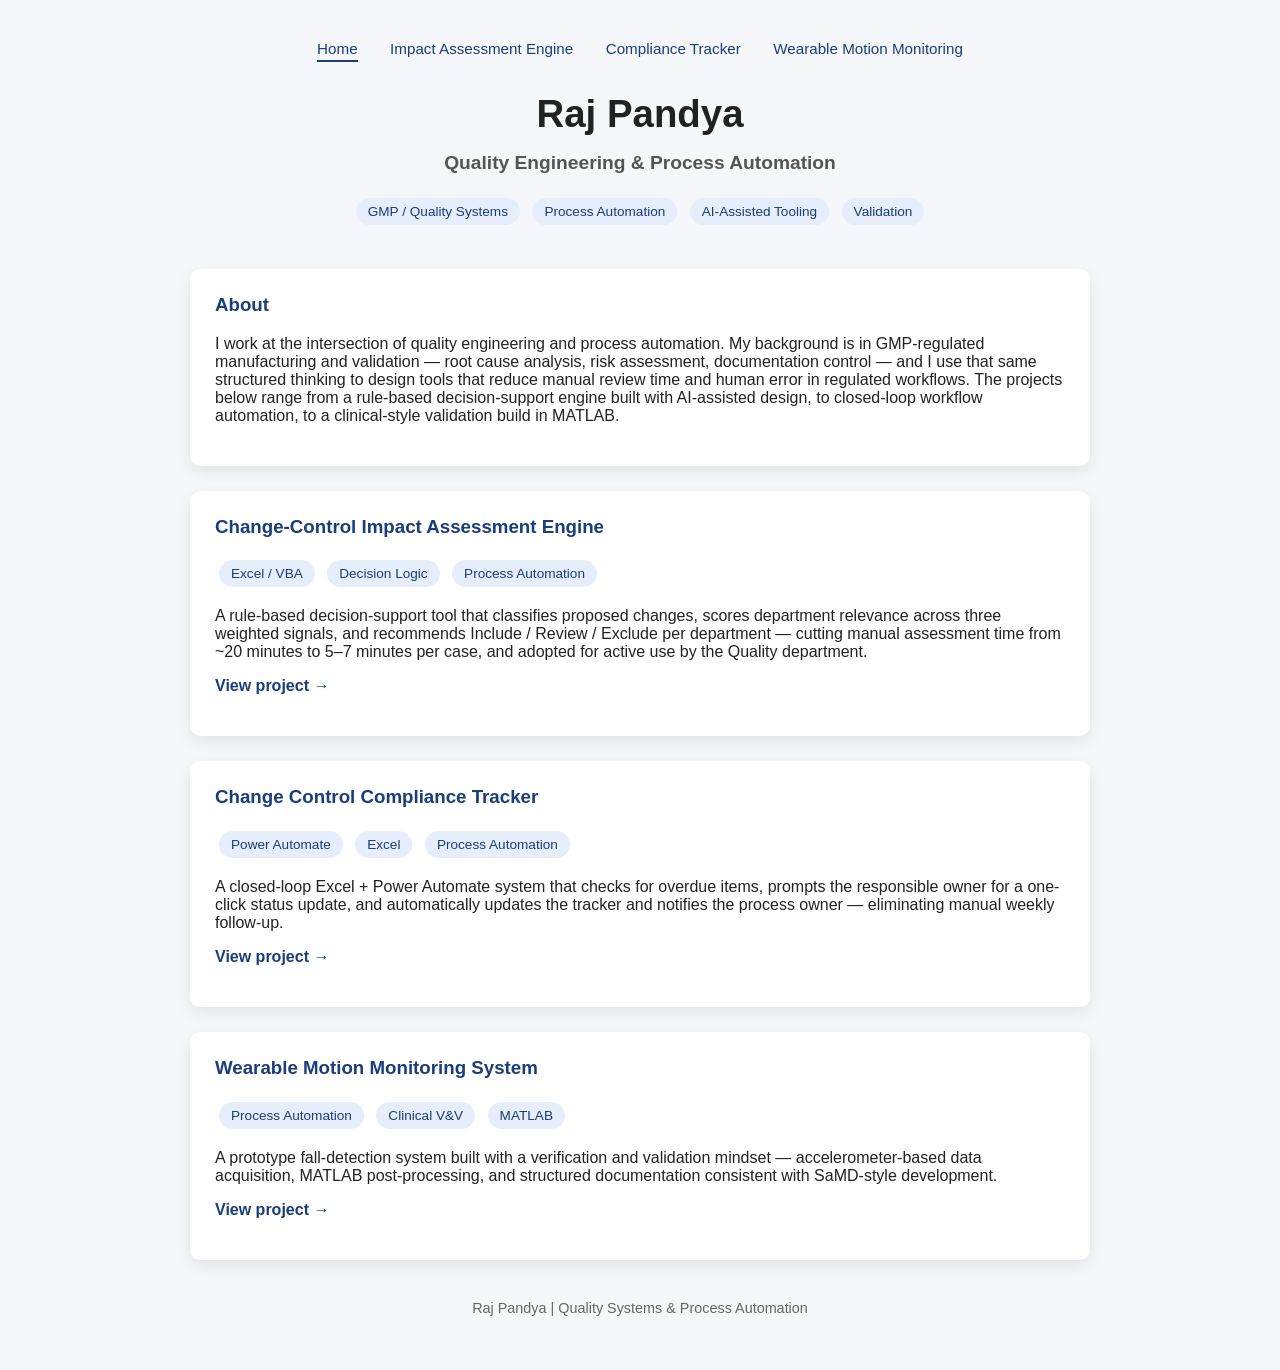
<file: index.html>
<!DOCTYPE html>
<html lang="en">
<head>
  <meta charset="UTF-8" />
  <title>Raj Pandya | Quality Systems & Process Automation</title>
 <link rel="stylesheet" href="style.css">
</head>

<body>
  <div class="container">

    <nav class="site-nav">
      <a href="index.html" class="active">Home</a>
      <a href="impact-assessment-engine.html">Impact Assessment Engine</a>
      <a href="compliance-tracker.html">Compliance Tracker</a>
      <a href="wearable-monitoring.html">Wearable Motion Monitoring</a>
    </nav>

    <header class="hero">
      <h1>Raj Pandya</h1>
      <h2>Quality Engineering &amp; Process Automation</h2>

      <div class="tags">
        <span>GMP / Quality Systems</span>
        <span>Process Automation</span>
        <span>AI-Assisted Tooling</span>
        <span>Validation</span>
      </div>
    </header>

    <section class="card">
      <h3>About</h3>
      <p>
        I work at the intersection of quality engineering and process automation.
        My background is in GMP-regulated manufacturing and validation &mdash; root
        cause analysis, risk assessment, documentation control &mdash; and I use that
        same structured thinking to design tools that reduce manual review time and
        human error in regulated workflows. The projects below range from a rule-based
        decision-support engine built with AI-assisted design, to closed-loop workflow
        automation, to a clinical-style validation build in MATLAB.
      </p>
    </section>

    <section class="card">
      <h3>Change-Control Impact Assessment Engine</h3>
      <div class="tags">
        <span>Excel / VBA</span>
        <span>Decision Logic</span>
        <span>Process Automation</span>
      </div>
      <p>
        A rule-based decision-support tool that classifies proposed changes, scores
        department relevance across three weighted signals, and recommends
        Include / Review / Exclude per department &mdash; cutting manual assessment
        time from ~20 minutes to 5&ndash;7 minutes per case, and adopted for active
        use by the Quality department.
      </p>
      <p><a href="impact-assessment-engine.html">View project &rarr;</a></p>
    </section>

    <section class="card">
      <h3>Change Control Compliance Tracker</h3>
      <div class="tags">
        <span>Power Automate</span>
        <span>Excel</span>
        <span>Process Automation</span>
      </div>
      <p>
        A closed-loop Excel + Power Automate system that checks for overdue items,
        prompts the responsible owner for a one-click status update, and automatically
        updates the tracker and notifies the process owner &mdash; eliminating manual
        weekly follow-up.
      </p>
      <p><a href="compliance-tracker.html">View project &rarr;</a></p>
    </section>

    <section class="card">
      <h3>Wearable Motion Monitoring System</h3>
      <div class="tags">
        <span>Process Automation</span>
        <span>Clinical V&amp;V</span>
        <span>MATLAB</span>
      </div>
      <p>
        A prototype fall-detection system built with a verification and validation
        mindset &mdash; accelerometer-based data acquisition, MATLAB post-processing,
        and structured documentation consistent with SaMD-style development.
      </p>
      <p><a href="wearable-monitoring.html">View project &rarr;</a></p>
    </section>

    <footer>
      <p>Raj Pandya | Quality Systems & Process Automation</p>
    </footer>

  </div>
</body>
</html>
</file>
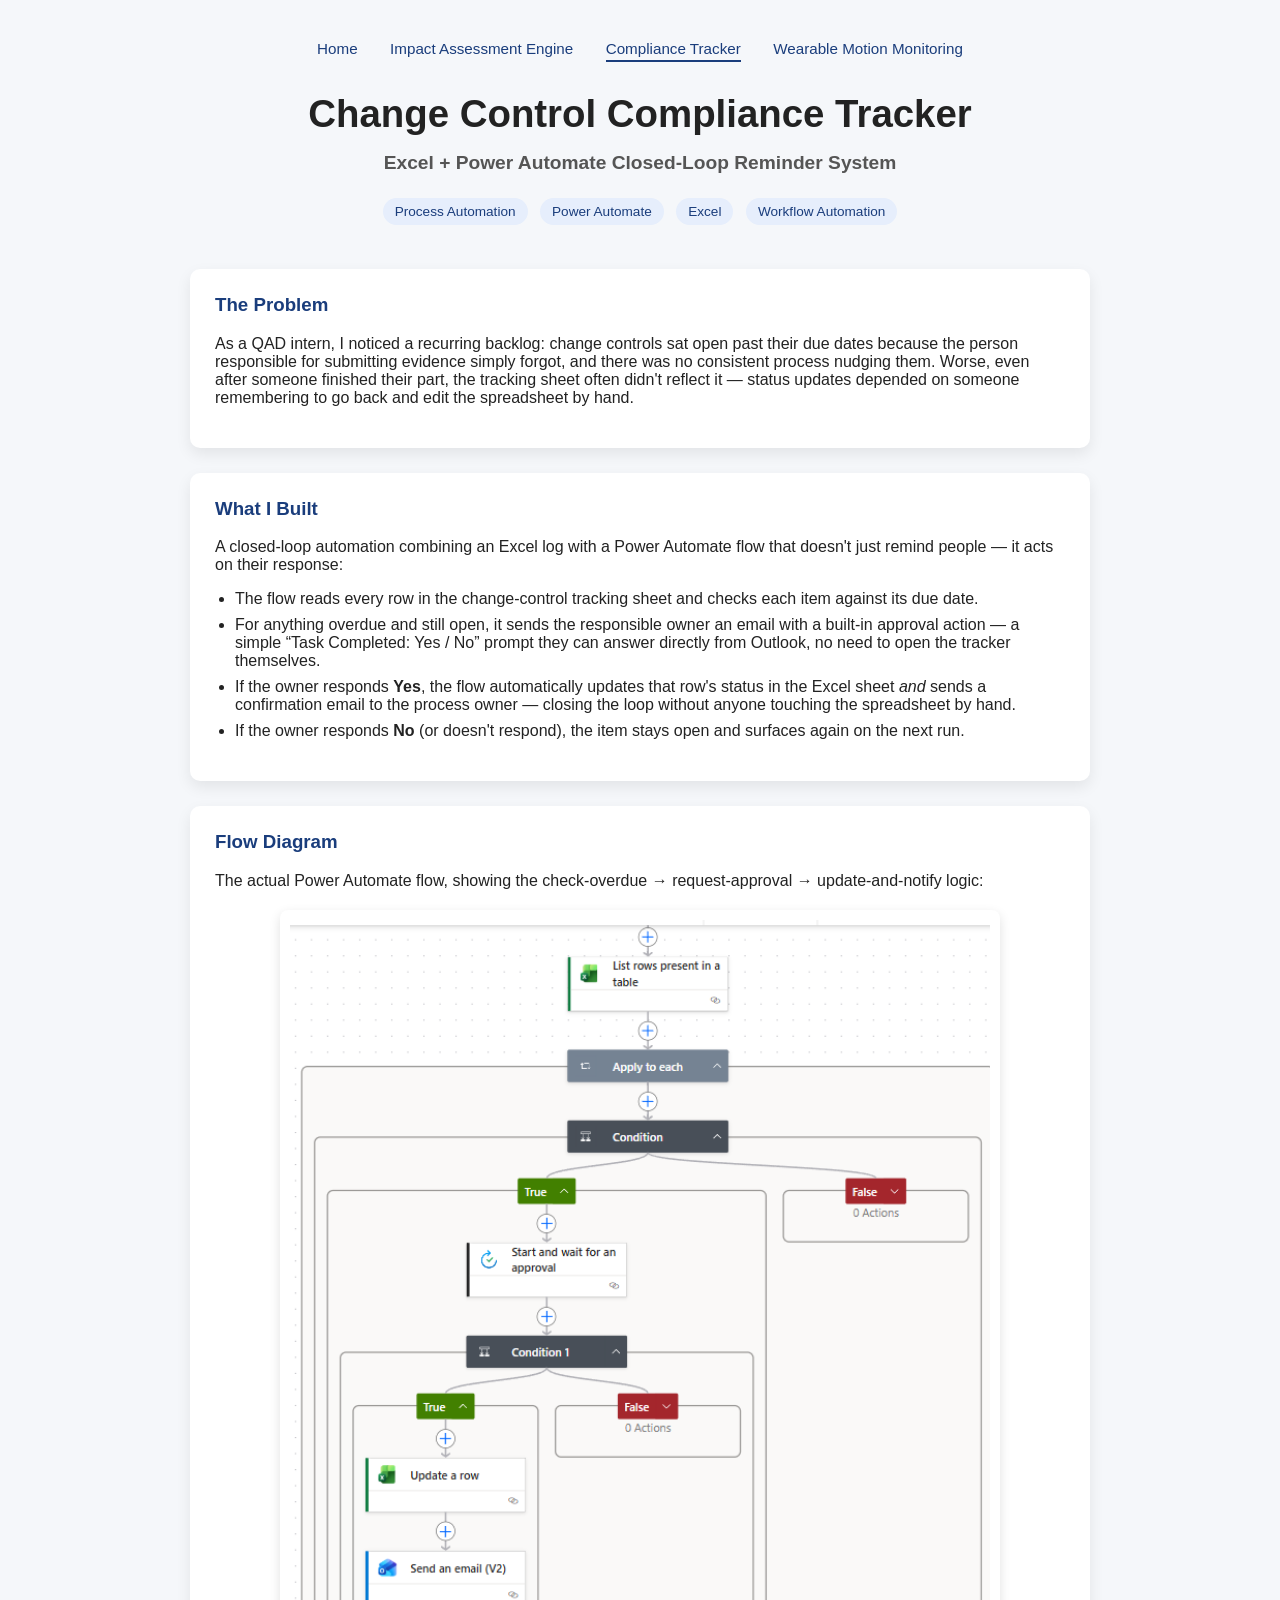
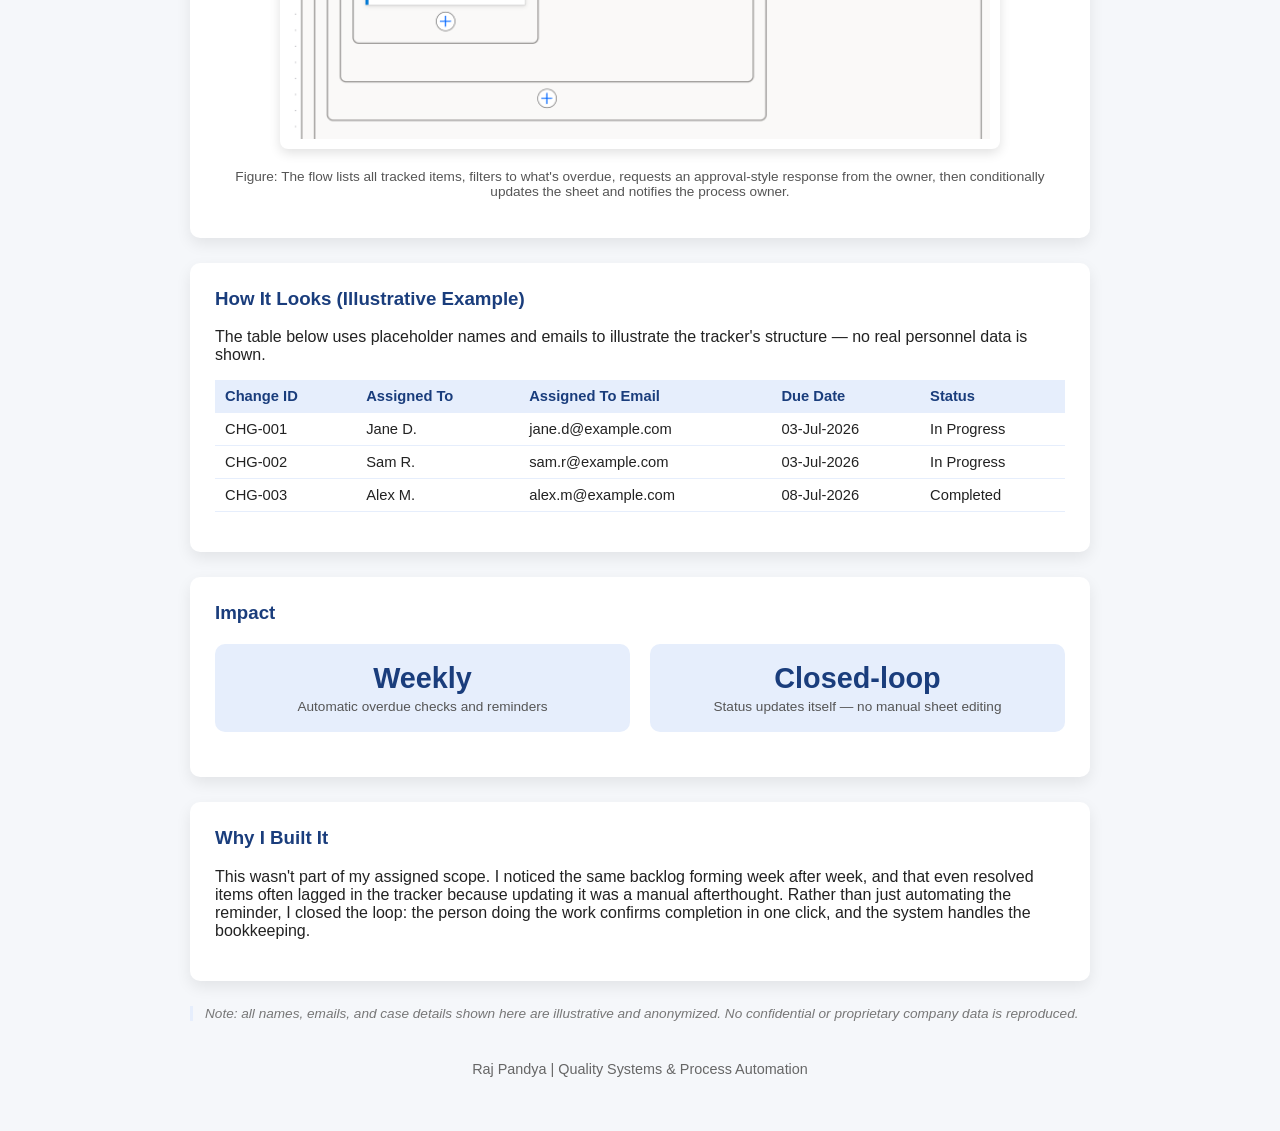
<file: compliance-tracker.html>
<!DOCTYPE html>
<html lang="en">
<head>
  <meta charset="UTF-8" />
  <title>Change Control Compliance Tracker | Raj Pandya</title>
 <link rel="stylesheet" href="style.css">
</head>

<body>
  <div class="container">

    <nav class="site-nav">
      <a href="index.html">Home</a>
      <a href="impact-assessment-engine.html">Impact Assessment Engine</a>
      <a href="compliance-tracker.html" class="active">Compliance Tracker</a>
      <a href="wearable-monitoring.html">Wearable Motion Monitoring</a>
    </nav>

    <header class="hero">
      <h1>Change Control Compliance Tracker</h1>
      <h2>Excel + Power Automate Closed-Loop Reminder System</h2>

      <div class="tags">
        <span>Process Automation</span>
        <span>Power Automate</span>
        <span>Excel</span>
        <span>Workflow Automation</span>
      </div>
    </header>

    <section class="card">
      <h3>The Problem</h3>
      <p>
        As a QAD intern, I noticed a recurring backlog: change controls sat open
        past their due dates because the person responsible for submitting evidence
        simply forgot, and there was no consistent process nudging them. Worse, even
        after someone finished their part, the tracking sheet often didn't reflect it
        &mdash; status updates depended on someone remembering to go back and edit
        the spreadsheet by hand.
      </p>
    </section>

    <section class="card">
      <h3>What I Built</h3>
      <p>
        A closed-loop automation combining an Excel log with a Power Automate flow
        that doesn't just remind people &mdash; it acts on their response:
      </p>
      <ul>
        <li>
          The flow reads every row in the change-control tracking sheet and checks
          each item against its due date.
        </li>
        <li>
          For anything overdue and still open, it sends the responsible owner an
          email with a built-in approval action &mdash; a simple &ldquo;Task
          Completed: Yes / No&rdquo; prompt they can answer directly from Outlook,
          no need to open the tracker themselves.
        </li>
        <li>
          If the owner responds <strong>Yes</strong>, the flow automatically updates
          that row's status in the Excel sheet <em>and</em> sends a confirmation email
          to the process owner &mdash; closing the loop without anyone touching the
          spreadsheet by hand.
        </li>
        <li>
          If the owner responds <strong>No</strong> (or doesn't respond), the item
          stays open and surfaces again on the next run.
        </li>
      </ul>
    </section>

    <section class="card">
      <h3>Flow Diagram</h3>
      <p>
        The actual Power Automate flow, showing the check-overdue &rarr; request-approval
        &rarr; update-and-notify logic:
      </p>
      <img
        src="tracker-flow-diagram.png"
        alt="Power Automate flow diagram showing List rows, Apply to each, Condition for overdue items, Start and wait for an approval, a second condition on the response, then Update a row and Send an email"
        class="project-image"
      />
      <p class="image-caption">
        Figure: The flow lists all tracked items, filters to what's overdue, requests
        an approval-style response from the owner, then conditionally updates the
        sheet and notifies the process owner.
      </p>
    </section>

    <section class="card">
      <h3>How It Looks (Illustrative Example)</h3>
      <p>
        The table below uses placeholder names and emails to illustrate the tracker's
        structure &mdash; no real personnel data is shown.
      </p>
      <table class="impact-table">
        <tr>
          <th>Change ID</th><th>Assigned To</th><th>Assigned To Email</th>
          <th>Due Date</th><th>Status</th>
        </tr>
        <tr><td>CHG-001</td><td>Jane D.</td><td>jane.d@example.com</td><td>03-Jul-2026</td><td>In Progress</td></tr>
        <tr><td>CHG-002</td><td>Sam R.</td><td>sam.r@example.com</td><td>03-Jul-2026</td><td>In Progress</td></tr>
        <tr><td>CHG-003</td><td>Alex M.</td><td>alex.m@example.com</td><td>08-Jul-2026</td><td>Completed</td></tr>
      </table>
    </section>

    <section class="card">
      <h3>Impact</h3>
      <div class="metric-row">
        <div class="metric-box">
          <div class="metric-value">Weekly</div>
          <div class="metric-label">Automatic overdue checks and reminders</div>
        </div>
        <div class="metric-box">
          <div class="metric-value">Closed-loop</div>
          <div class="metric-label">Status updates itself &mdash; no manual sheet editing</div>
        </div>
      </div>
    </section>

    <section class="card">
      <h3>Why I Built It</h3>
      <p>
        This wasn't part of my assigned scope. I noticed the same backlog forming
        week after week, and that even resolved items often lagged in the tracker
        because updating it was a manual afterthought. Rather than just automating
        the reminder, I closed the loop: the person doing the work confirms
        completion in one click, and the system handles the bookkeeping.
      </p>
    </section>

    <p class="disclosure-note">
      Note: all names, emails, and case details shown here are illustrative and
      anonymized. No confidential or proprietary company data is reproduced.
    </p>

    <footer>
      <p>Raj Pandya | Quality Systems & Process Automation</p>
    </footer>

  </div>
</body>
</html>
</file>
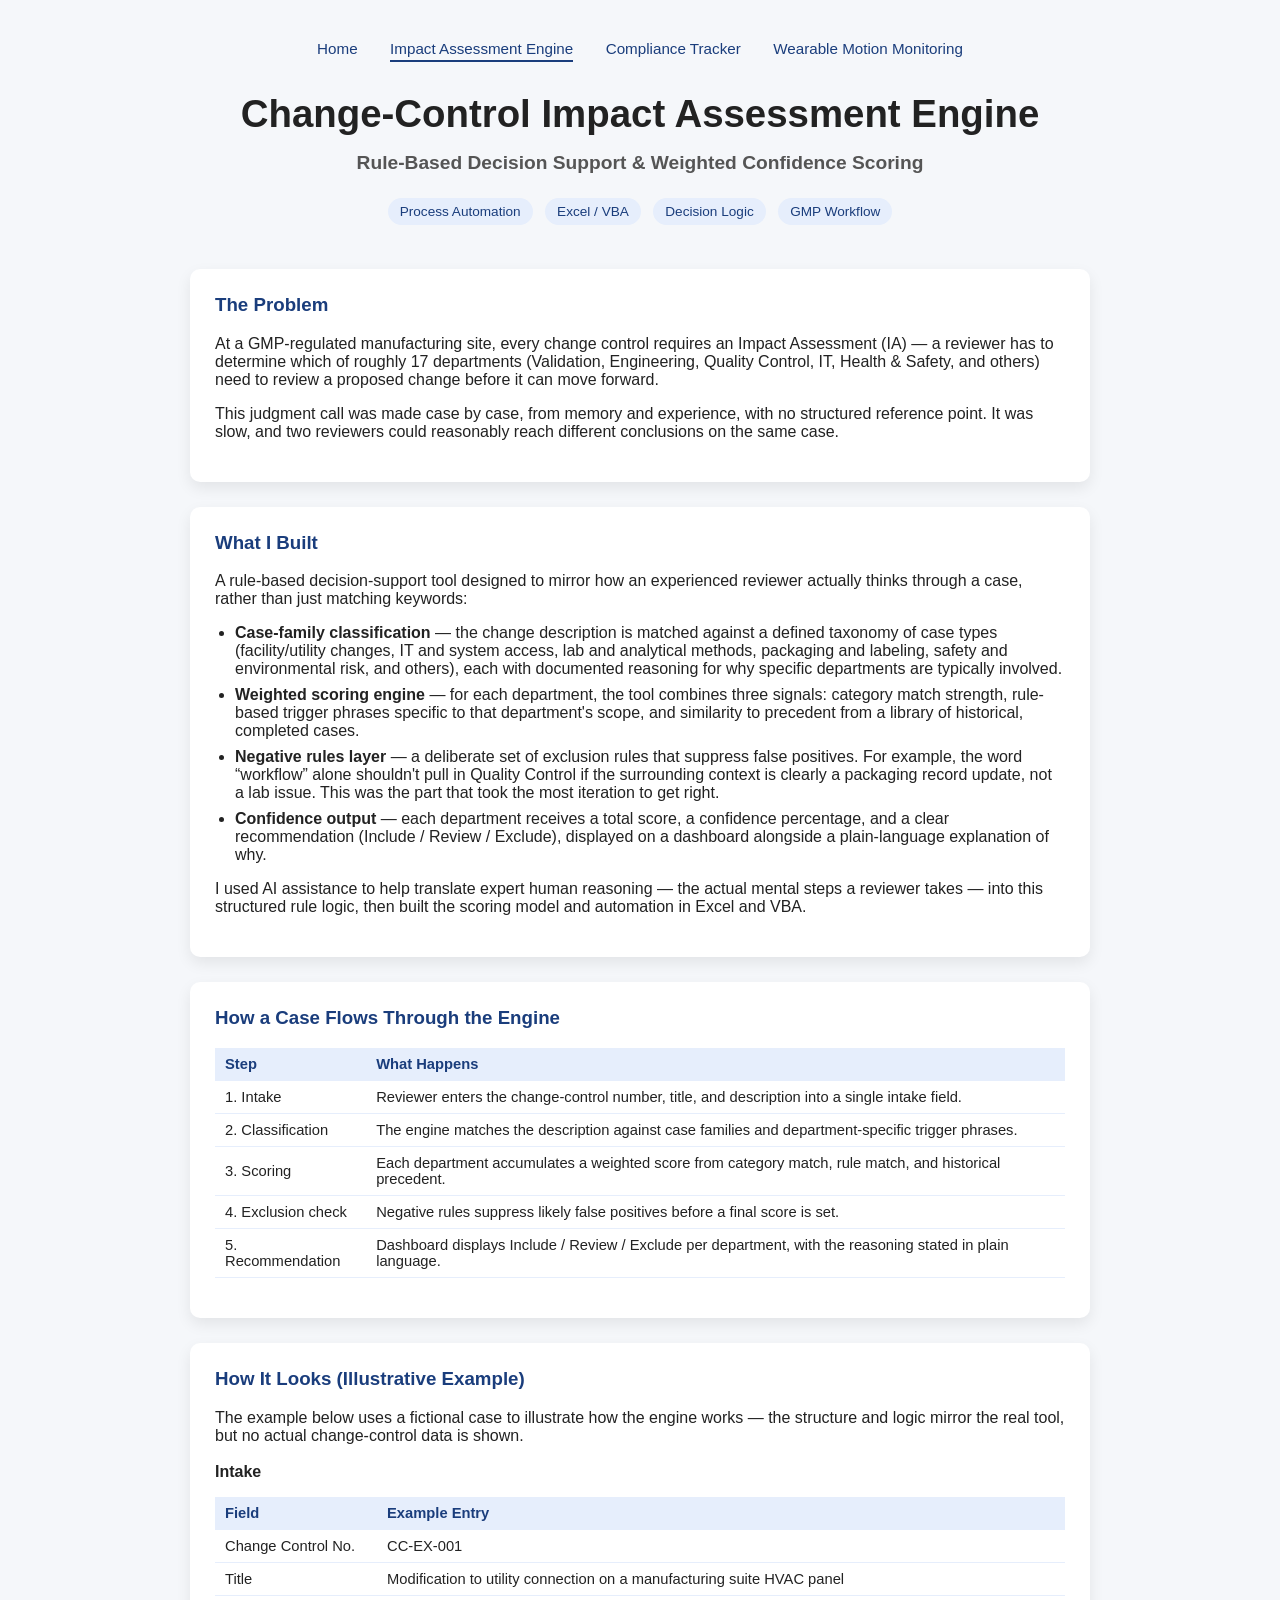
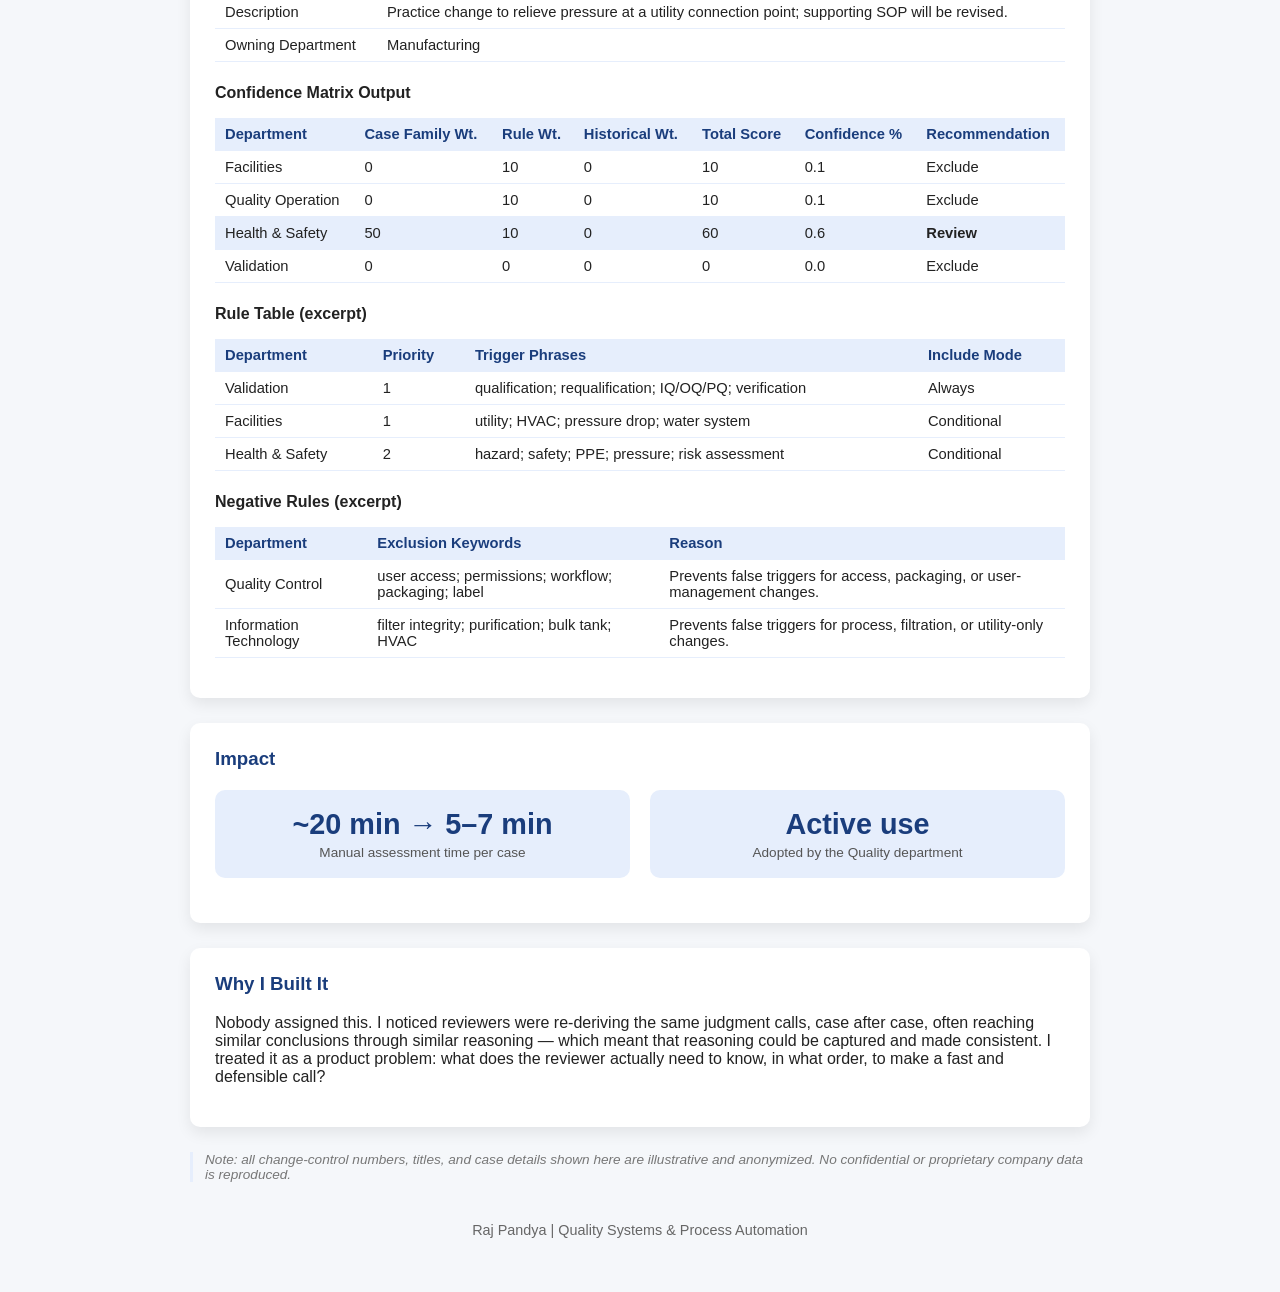
<file: impact-assessment-engine.html>
<!DOCTYPE html>
<html lang="en">
<head>
  <meta charset="UTF-8" />
  <title>Change-Control Impact Assessment Engine | Raj Pandya</title>
 <link rel="stylesheet" href="style.css">
</head>

<body>
  <div class="container">

    <nav class="site-nav">
      <a href="index.html">Home</a>
      <a href="impact-assessment-engine.html" class="active">Impact Assessment Engine</a>
      <a href="compliance-tracker.html">Compliance Tracker</a>
      <a href="wearable-monitoring.html">Wearable Motion Monitoring</a>
    </nav>

    <header class="hero">
      <h1>Change-Control Impact Assessment Engine</h1>
      <h2>Rule-Based Decision Support &amp; Weighted Confidence Scoring</h2>

      <div class="tags">
        <span>Process Automation</span>
        <span>Excel / VBA</span>
        <span>Decision Logic</span>
        <span>GMP Workflow</span>
      </div>
    </header>

    <section class="card">
      <h3>The Problem</h3>
      <p>
        At a GMP-regulated manufacturing site, every change control requires an
        Impact Assessment (IA) &mdash; a reviewer has to determine which of roughly
        17 departments (Validation, Engineering, Quality Control, IT, Health &amp; Safety,
        and others) need to review a proposed change before it can move forward.
      </p>
      <p>
        This judgment call was made case by case, from memory and experience, with
        no structured reference point. It was slow, and two reviewers could reasonably
        reach different conclusions on the same case.
      </p>
    </section>

    <section class="card">
      <h3>What I Built</h3>
      <p>
        A rule-based decision-support tool designed to mirror how an experienced
        reviewer actually thinks through a case, rather than just matching keywords:
      </p>
      <ul>
        <li>
          <strong>Case-family classification</strong> &mdash; the change description is
          matched against a defined taxonomy of case types (facility/utility changes,
          IT and system access, lab and analytical methods, packaging and labeling,
          safety and environmental risk, and others), each with documented reasoning
          for why specific departments are typically involved.
        </li>
        <li>
          <strong>Weighted scoring engine</strong> &mdash; for each department, the tool
          combines three signals: category match strength, rule-based trigger phrases
          specific to that department's scope, and similarity to precedent from a
          library of historical, completed cases.
        </li>
        <li>
          <strong>Negative rules layer</strong> &mdash; a deliberate set of exclusion
          rules that suppress false positives. For example, the word &ldquo;workflow&rdquo;
          alone shouldn't pull in Quality Control if the surrounding context is clearly
          a packaging record update, not a lab issue. This was the part that took the
          most iteration to get right.
        </li>
        <li>
          <strong>Confidence output</strong> &mdash; each department receives a total
          score, a confidence percentage, and a clear recommendation (Include / Review /
          Exclude), displayed on a dashboard alongside a plain-language explanation of why.
        </li>
      </ul>
      <p>
        I used AI assistance to help translate expert human reasoning &mdash; the actual
        mental steps a reviewer takes &mdash; into this structured rule logic, then built
        the scoring model and automation in Excel and VBA.
      </p>
    </section>

    <section class="card">
      <h3>How a Case Flows Through the Engine</h3>
      <table class="impact-table">
        <tr>
          <th>Step</th>
          <th>What Happens</th>
        </tr>
        <tr>
          <td>1. Intake</td>
          <td>Reviewer enters the change-control number, title, and description into a single intake field.</td>
        </tr>
        <tr>
          <td>2. Classification</td>
          <td>The engine matches the description against case families and department-specific trigger phrases.</td>
        </tr>
        <tr>
          <td>3. Scoring</td>
          <td>Each department accumulates a weighted score from category match, rule match, and historical precedent.</td>
        </tr>
        <tr>
          <td>4. Exclusion check</td>
          <td>Negative rules suppress likely false positives before a final score is set.</td>
        </tr>
        <tr>
          <td>5. Recommendation</td>
          <td>Dashboard displays Include / Review / Exclude per department, with the reasoning stated in plain language.</td>
        </tr>
      </table>
    </section>

    <section class="card">
      <h3>How It Looks (Illustrative Example)</h3>
      <p>
        The example below uses a fictional case to illustrate how the engine
        works &mdash; the structure and logic mirror the real tool, but no actual
        change-control data is shown.
      </p>

      <p style="margin-top:18px;"><strong>Intake</strong></p>
      <table class="impact-table">
        <tr><th>Field</th><th>Example Entry</th></tr>
        <tr><td>Change Control No.</td><td>CC-EX-001</td></tr>
        <tr><td>Title</td><td>Modification to utility connection on a manufacturing suite HVAC panel</td></tr>
        <tr><td>Description</td><td>Practice change to relieve pressure at a utility connection point; supporting SOP will be revised.</td></tr>
        <tr><td>Owning Department</td><td>Manufacturing</td></tr>
      </table>

      <p style="margin-top:22px;"><strong>Confidence Matrix Output</strong></p>
      <table class="impact-table">
        <tr>
          <th>Department</th><th>Case Family Wt.</th><th>Rule Wt.</th>
          <th>Historical Wt.</th><th>Total Score</th><th>Confidence %</th><th>Recommendation</th>
        </tr>
        <tr><td>Facilities</td><td>0</td><td>10</td><td>0</td><td>10</td><td>0.1</td><td>Exclude</td></tr>
        <tr><td>Quality Operation</td><td>0</td><td>10</td><td>0</td><td>10</td><td>0.1</td><td>Exclude</td></tr>
        <tr style="background:#e6eefc;"><td>Health &amp; Safety</td><td>50</td><td>10</td><td>0</td><td>60</td><td>0.6</td><td><strong>Review</strong></td></tr>
        <tr><td>Validation</td><td>0</td><td>0</td><td>0</td><td>0</td><td>0.0</td><td>Exclude</td></tr>
      </table>

      <p style="margin-top:22px;"><strong>Rule Table (excerpt)</strong></p>
      <table class="impact-table">
        <tr><th>Department</th><th>Priority</th><th>Trigger Phrases</th><th>Include Mode</th></tr>
        <tr><td>Validation</td><td>1</td><td>qualification; requalification; IQ/OQ/PQ; verification</td><td>Always</td></tr>
        <tr><td>Facilities</td><td>1</td><td>utility; HVAC; pressure drop; water system</td><td>Conditional</td></tr>
        <tr><td>Health &amp; Safety</td><td>2</td><td>hazard; safety; PPE; pressure; risk assessment</td><td>Conditional</td></tr>
      </table>

      <p style="margin-top:22px;"><strong>Negative Rules (excerpt)</strong></p>
      <table class="impact-table">
        <tr><th>Department</th><th>Exclusion Keywords</th><th>Reason</th></tr>
        <tr>
          <td>Quality Control</td>
          <td>user access; permissions; workflow; packaging; label</td>
          <td>Prevents false triggers for access, packaging, or user-management changes.</td>
        </tr>
        <tr>
          <td>Information Technology</td>
          <td>filter integrity; purification; bulk tank; HVAC</td>
          <td>Prevents false triggers for process, filtration, or utility-only changes.</td>
        </tr>
      </table>
    </section>

    <section class="card">
      <h3>Impact</h3>
      <div class="metric-row">
        <div class="metric-box">
          <div class="metric-value">~20 min &rarr; 5&ndash;7 min</div>
          <div class="metric-label">Manual assessment time per case</div>
        </div>
        <div class="metric-box">
          <div class="metric-value">Active use</div>
          <div class="metric-label">Adopted by the Quality department</div>
        </div>
      </div>
    </section>

    <section class="card">
      <h3>Why I Built It</h3>
      <p>
        Nobody assigned this. I noticed reviewers were re-deriving the same judgment
        calls, case after case, often reaching similar conclusions through similar
        reasoning &mdash; which meant that reasoning could be captured and made consistent.
        I treated it as a product problem: what does the reviewer actually need to know,
        in what order, to make a fast and defensible call?
      </p>
    </section>

    <p class="disclosure-note">
      Note: all change-control numbers, titles, and case details shown here are
      illustrative and anonymized. No confidential or proprietary company data is
      reproduced.
    </p>

    <footer>
      <p>Raj Pandya | Quality Systems & Process Automation</p>
    </footer>

  </div>
</body>
</html>
</file>
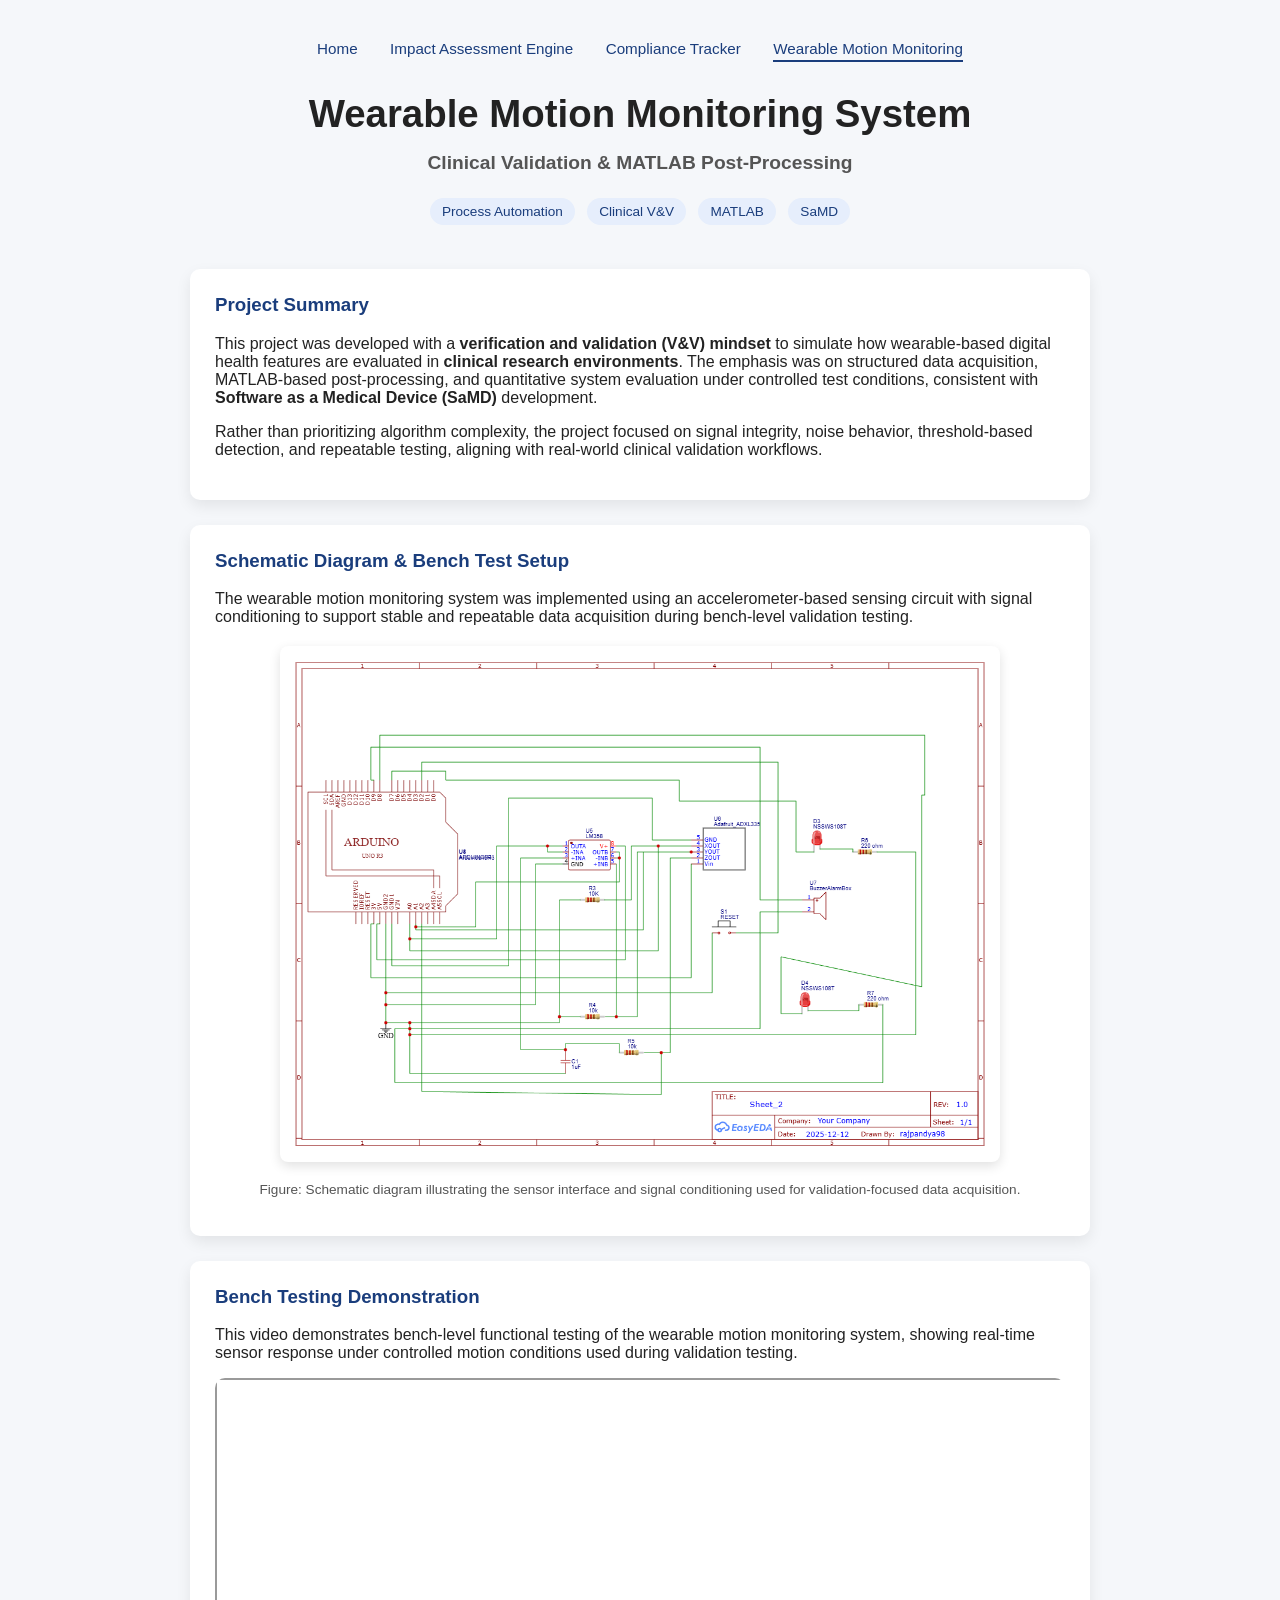
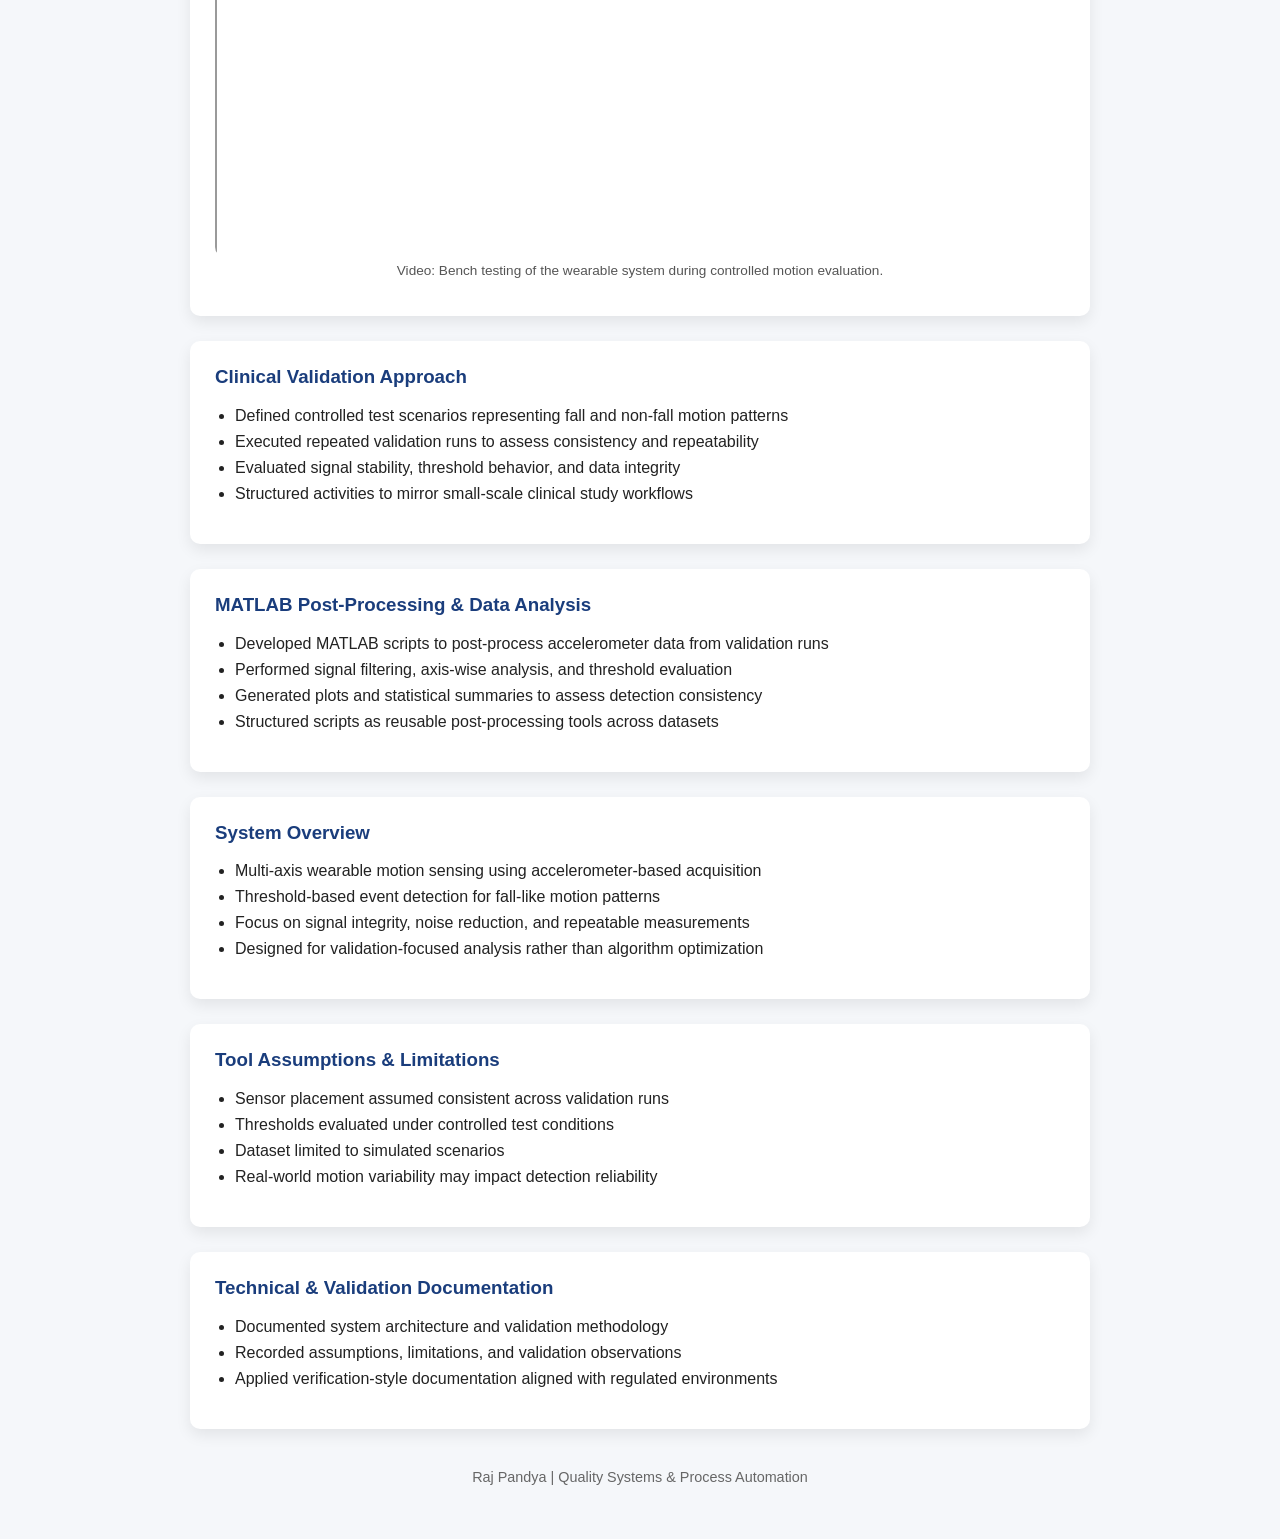
<file: wearable-monitoring.html>
<!DOCTYPE html>
<html lang="en">
<head>
  <meta charset="UTF-8" />
  <title>Wearable Motion Monitoring System | Raj Pandya</title>
 <link rel="stylesheet" href="style.css">
</head>

<body>
  <div class="container">

    <nav class="site-nav">
      <a href="index.html">Home</a>
      <a href="impact-assessment-engine.html">Impact Assessment Engine</a>
      <a href="compliance-tracker.html">Compliance Tracker</a>
      <a href="wearable-monitoring.html" class="active">Wearable Motion Monitoring</a>
    </nav>

    <header class="hero">
      <h1>Wearable Motion Monitoring System</h1>
      <h2>Clinical Validation &amp; MATLAB Post-Processing</h2>

      <div class="tags">
        <span>Process Automation</span>
        <span>Clinical V&amp;V</span>
        <span>MATLAB</span>
        <span>SaMD</span>
      </div>
    </header>

    <section class="card">
      <h3>Project Summary</h3>
      <p>
        This project was developed with a <strong>verification and validation (V&amp;V) mindset</strong>
        to simulate how wearable-based digital health features are evaluated in
        <strong>clinical research environments</strong>.
        The emphasis was on structured data acquisition, MATLAB-based post-processing,
        and quantitative system evaluation under controlled test conditions,
        consistent with <strong>Software as a Medical Device (SaMD)</strong> development.
      </p>
      <p>
        Rather than prioritizing algorithm complexity, the project focused on
        signal integrity, noise behavior, threshold-based detection, and repeatable testing,
        aligning with real-world clinical validation workflows.
      </p>
    </section>

    <section class="card">
      <h3>Schematic Diagram &amp; Bench Test Setup</h3>
      <p>
        The wearable motion monitoring system was implemented using an accelerometer-based
        sensing circuit with signal conditioning to support stable and repeatable data acquisition
        during bench-level validation testing.
      </p>
      <img
        src="wearable_motion_schematic.png"
        alt="Schematic diagram of wearable motion monitoring system"
        class="project-image"
      />
      <p class="image-caption">
        Figure: Schematic diagram illustrating the sensor interface and signal conditioning
        used for validation-focused data acquisition.
      </p>
    </section>

    <section class="card">
      <h3>Bench Testing Demonstration</h3>
      <p>
        This video demonstrates bench-level functional testing of the wearable motion
        monitoring system, showing real-time sensor response under controlled motion
        conditions used during validation testing.
      </p>
      <div class="video-container">
        <iframe
          src="https://drive.google.com/file/d/1nckBxTOEhTz1Xihux_kiyo4X2bBspuQq/preview"
          allow="autoplay">
        </iframe>
      </div>
      <p class="image-caption">
        Video: Bench testing of the wearable system during controlled motion evaluation.
      </p>
    </section>

    <section class="card">
      <h3>Clinical Validation Approach</h3>
      <ul>
        <li>Defined controlled test scenarios representing fall and non-fall motion patterns</li>
        <li>Executed repeated validation runs to assess consistency and repeatability</li>
        <li>Evaluated signal stability, threshold behavior, and data integrity</li>
        <li>Structured activities to mirror small-scale clinical study workflows</li>
      </ul>
    </section>

    <section class="card">
      <h3>MATLAB Post-Processing &amp; Data Analysis</h3>
      <ul>
        <li>Developed MATLAB scripts to post-process accelerometer data from validation runs</li>
        <li>Performed signal filtering, axis-wise analysis, and threshold evaluation</li>
        <li>Generated plots and statistical summaries to assess detection consistency</li>
        <li>Structured scripts as reusable post-processing tools across datasets</li>
      </ul>
    </section>

    <section class="card">
      <h3>System Overview</h3>
      <ul>
        <li>Multi-axis wearable motion sensing using accelerometer-based acquisition</li>
        <li>Threshold-based event detection for fall-like motion patterns</li>
        <li>Focus on signal integrity, noise reduction, and repeatable measurements</li>
        <li>Designed for validation-focused analysis rather than algorithm optimization</li>
      </ul>
    </section>

    <section class="card">
      <h3>Tool Assumptions &amp; Limitations</h3>
      <ul>
        <li>Sensor placement assumed consistent across validation runs</li>
        <li>Thresholds evaluated under controlled test conditions</li>
        <li>Dataset limited to simulated scenarios</li>
        <li>Real-world motion variability may impact detection reliability</li>
      </ul>
    </section>

    <section class="card">
      <h3>Technical &amp; Validation Documentation</h3>
      <ul>
        <li>Documented system architecture and validation methodology</li>
        <li>Recorded assumptions, limitations, and validation observations</li>
        <li>Applied verification-style documentation aligned with regulated environments</li>
      </ul>
    </section>

    <footer>
      <p>Raj Pandya | Quality Systems &amp; Process Automation</p>
    </footer>

  </div>
</body>
</html>
</file>
<file: style.css>
body {
  font-family: "Segoe UI", Arial, sans-serif;
  background-color: #f5f7fa;
  color: #222;
  margin: 0;
  padding: 0;
}

.container {
  max-width: 900px;
  margin: auto;
  padding: 40px 20px;
}

.hero {
  text-align: center;
  margin-bottom: 40px;
}

.hero h1 {
  font-size: 2.4rem;
  margin-bottom: 10px;
}

.hero h2 {
  font-size: 1.2rem;
  color: #555;
  margin-bottom: 20px;
}

.tags span {
  display: inline-block;
  background: #e6eefc;
  color: #1a3d7c;
  padding: 6px 12px;
  border-radius: 20px;
  font-size: 0.85rem;
  margin: 4px;
}

.card .tags {
  margin-bottom: 12px;
}

.card a {
  color: #1a3d7c;
  font-weight: 600;
  text-decoration: none;
}

.card a:hover {
  text-decoration: underline;
}

.card {
  background: white;
  border-radius: 10px;
  padding: 25px;
  margin-bottom: 25px;
  box-shadow: 0 6px 15px rgba(0,0,0,0.08);
}

.card h3 {
  margin-top: 0;
  color: #1a3d7c;
}

.card ul {
  padding-left: 20px;
}

.card li {
  margin-bottom: 8px;
}

.project-image {
  width: 100%;
  max-width: 700px;
  display: block;
  margin: 20px auto;
  border-radius: 8px;
  background: #fff;
  padding: 10px;
  box-shadow: 0 4px 12px rgba(0,0,0,0.12);
}

.image-caption {
  text-align: center;
  font-size: 0.85rem;
  color: #555;
  margin-top: 6px;
}

.video-container {
  position: relative;
  padding-bottom: 56.25%;
  height: 0;
  overflow: hidden;
  border-radius: 10px;
  margin-top: 15px;
}

.video-container iframe {
  position: absolute;
  top: 0;
  left: 0;
  width: 100%;
  height: 100%;
}

footer {
  text-align: center;
  color: #666;
  font-size: 0.9rem;
  margin-top: 40px;
}

/* --- Added for multi-project portfolio nav --- */

.site-nav {
  text-align: center;
  margin-bottom: 30px;
}

.site-nav a {
  display: inline-block;
  color: #1a3d7c;
  text-decoration: none;
  font-size: 0.95rem;
  margin: 0 14px;
  padding-bottom: 3px;
  border-bottom: 2px solid transparent;
}

.site-nav a:hover,
.site-nav a.active {
  border-bottom: 2px solid #1a3d7c;
}

.impact-table {
  width: 100%;
  border-collapse: collapse;
  margin: 15px 0;
  font-size: 0.92rem;
}

.impact-table th,
.impact-table td {
  text-align: left;
  padding: 8px 10px;
  border-bottom: 1px solid #e6eefc;
}

.impact-table th {
  background: #e6eefc;
  color: #1a3d7c;
  font-weight: 600;
}

.metric-row {
  display: flex;
  gap: 20px;
  margin: 20px 0;
  flex-wrap: wrap;
}

.metric-box {
  flex: 1;
  min-width: 160px;
  background: #e6eefc;
  border-radius: 10px;
  padding: 18px;
  text-align: center;
}

.metric-box .metric-value {
  font-size: 1.8rem;
  font-weight: 700;
  color: #1a3d7c;
}

.metric-box .metric-label {
  font-size: 0.85rem;
  color: #555;
  margin-top: 4px;
}

.disclosure-note {
  font-size: 0.85rem;
  color: #777;
  font-style: italic;
  border-left: 3px solid #e6eefc;
  padding-left: 12px;
  margin-top: 25px;
}
</file>
